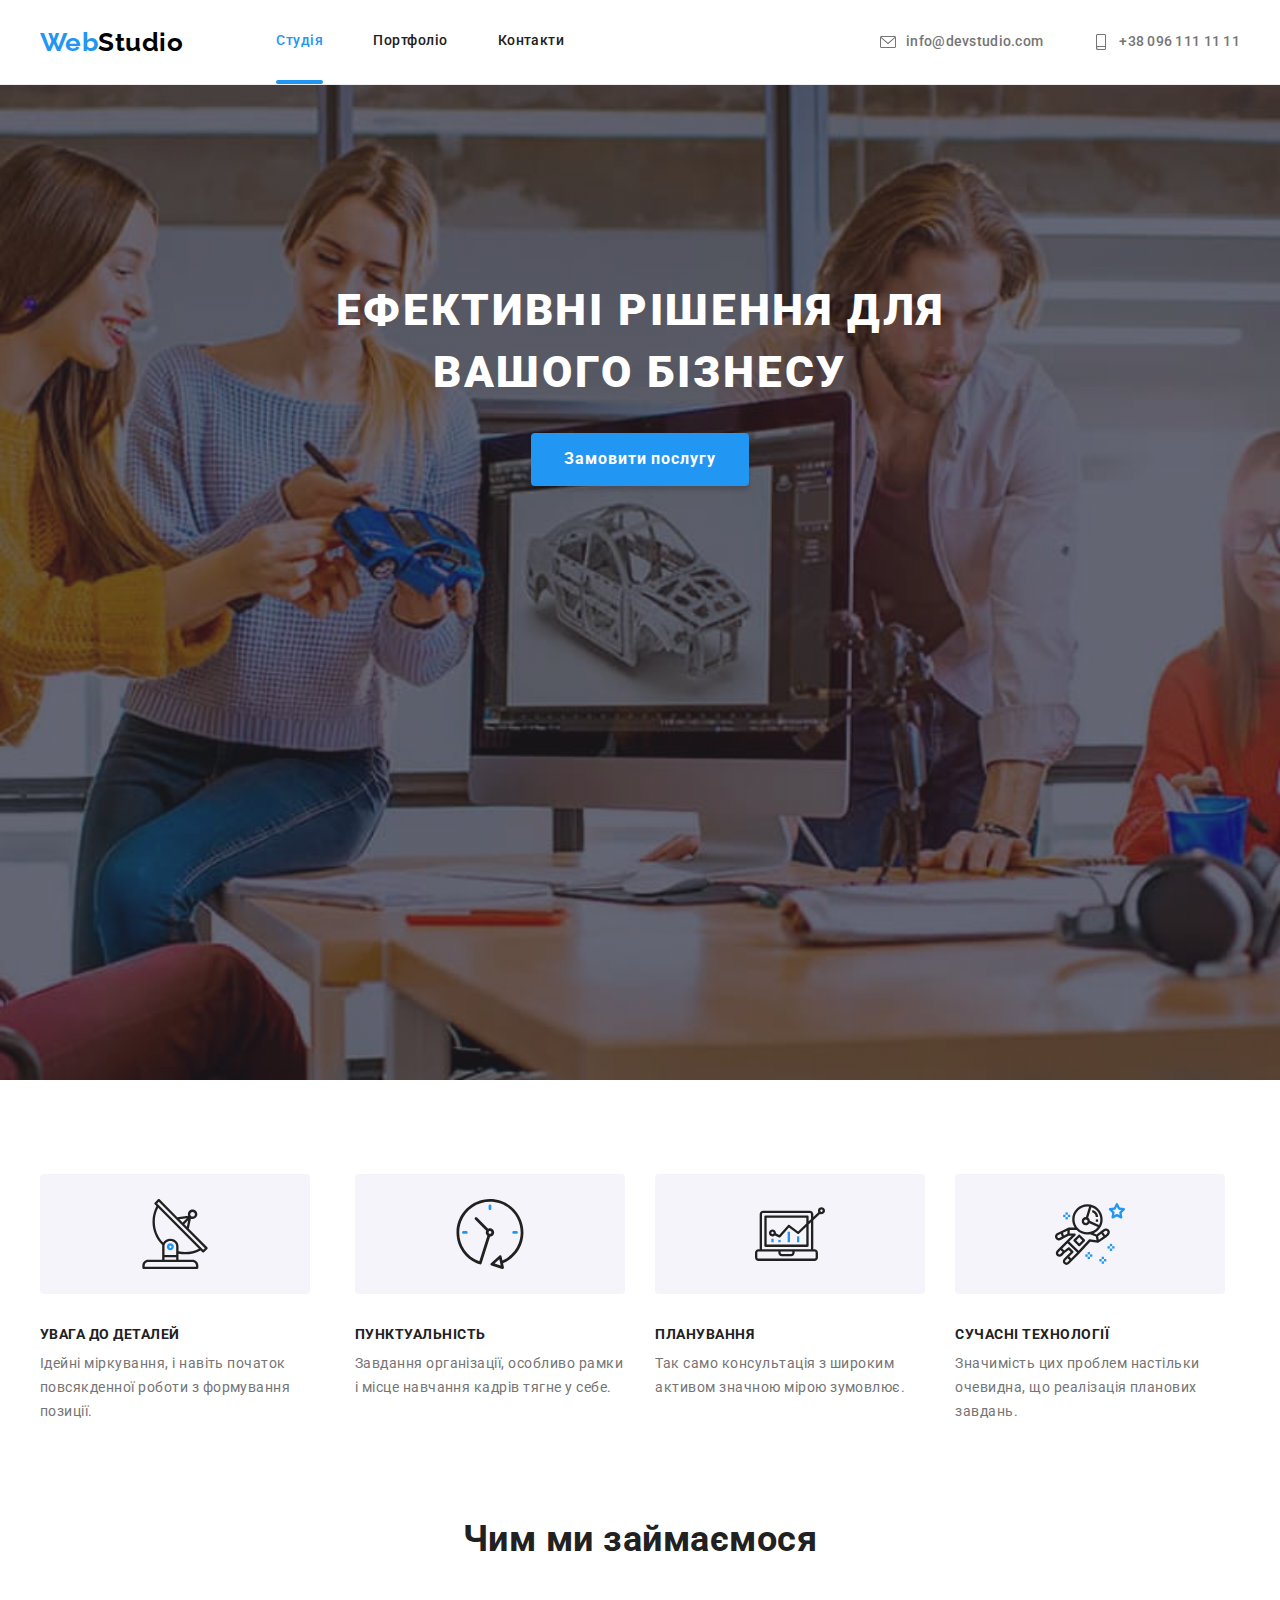
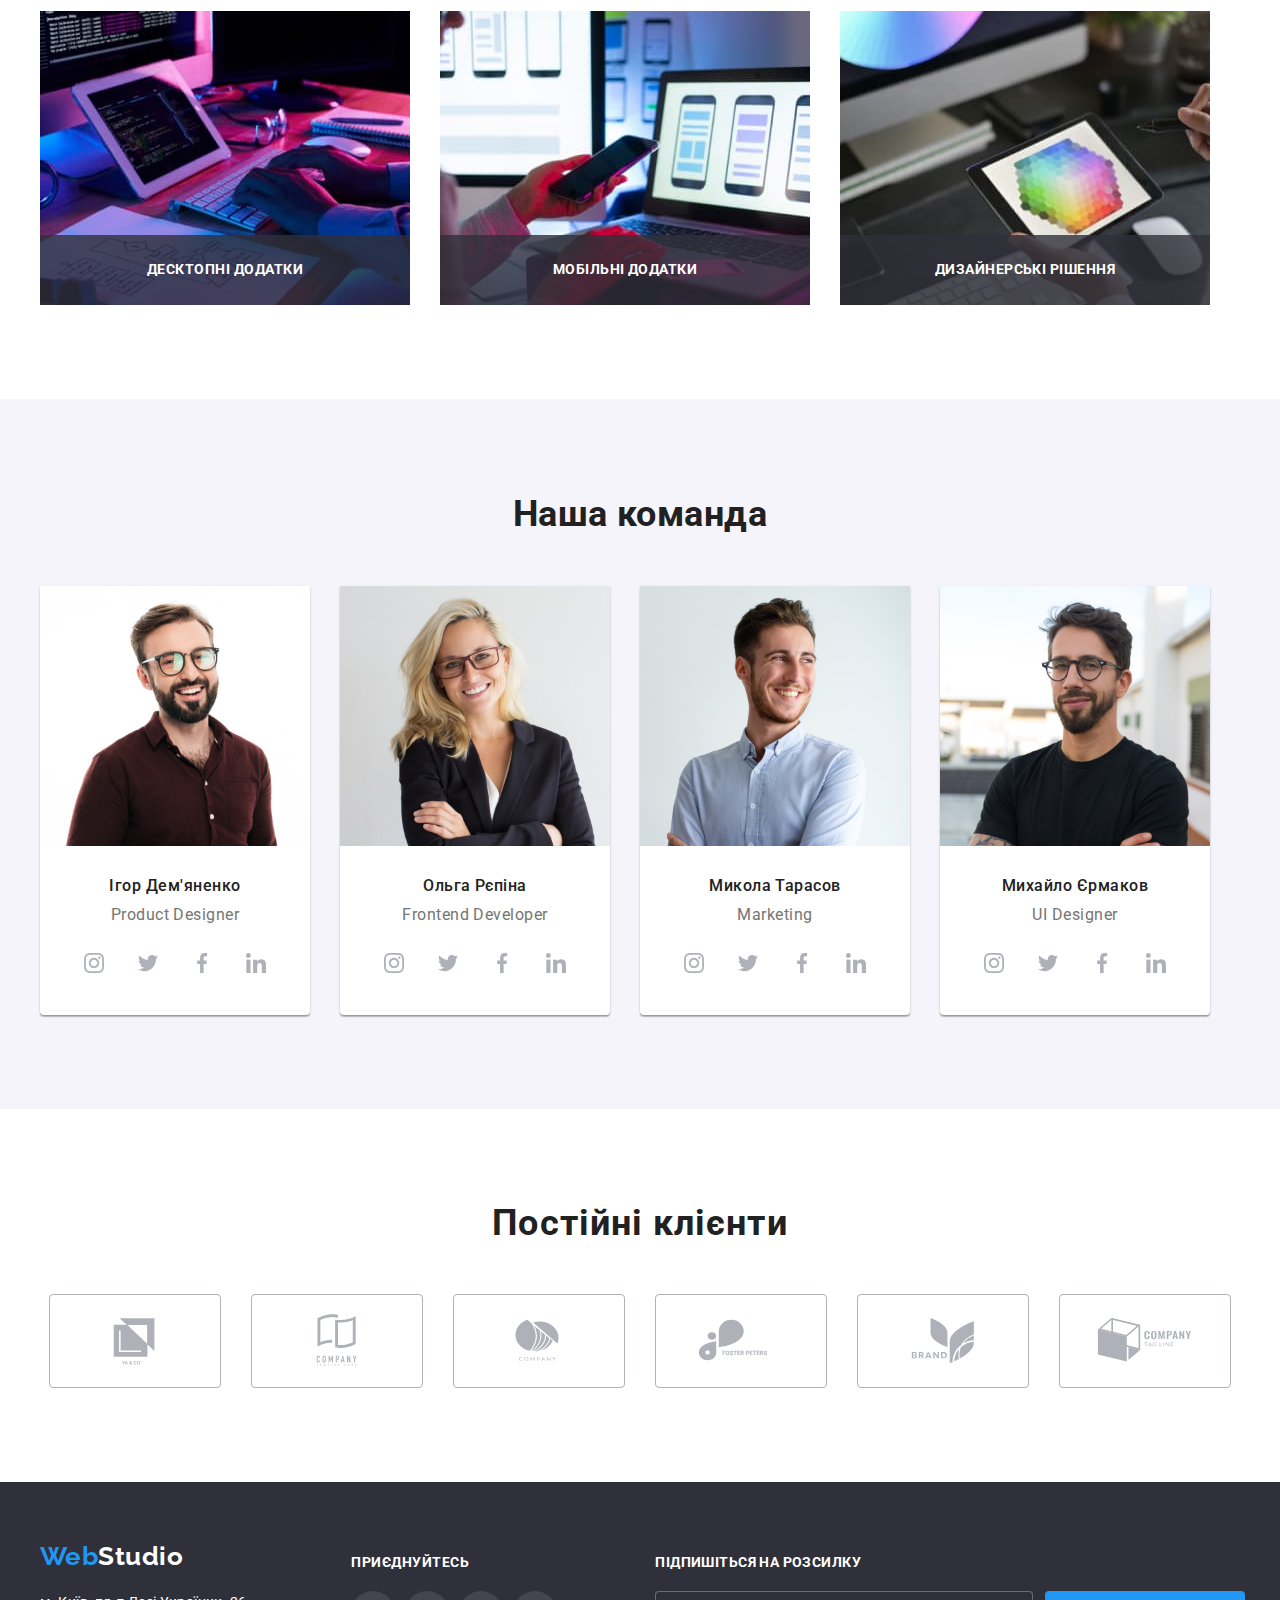
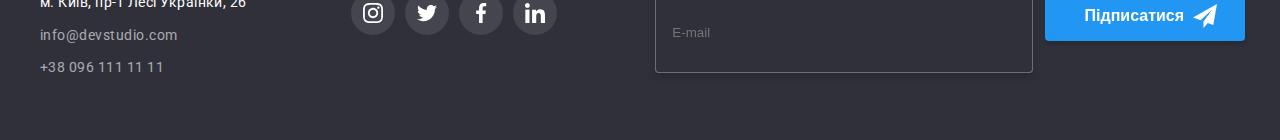
<file: index.html>
<!DOCTYPE html>
<html lang="uk">
  <head>
    <meta charset="UTF-8" />
    <meta http-equiv="X-UA-Compatible" content="IE=edge" />
    <meta name="viewport" content="width=device-width, initial-scale=1.0" />
    <title>Студія</title>
    <link
      href="https://fonts.googleapis.com/css2?family=Raleway:wght@700&family=Roboto:wght@400;500;700;900&display=swap"
      rel="stylesheet"
    />
    <link
      rel="stylesheet"
      href="https://cdnjs.cloudflare.com/ajax/libs/modern-normalize/1.1.0/modern-normalize.min.css"
      integrity="sha512-wpPYUAdjBVSE4KJnH1VR1HeZfpl1ub8YT/NKx4PuQ5NmX2tKuGu6U/JRp5y+Y8XG2tV+wKQpNHVUX03MfMFn9Q=="
      crossorigin="anonymous"
      referrerpolicy="no-referrer"
    />
    <link rel="stylesheet" href="./css/common.css" />
    <link rel="stylesheet" href="./css/main.css" />
  </head>

  <body>
    <!----------------------------шапка---------------------------->
    <header class="page-header">
      <div class="container main-nav">
        <nav class="logo-nav">
          <a href="./index.html" class="logo"><span class="logo-accent">Web</span>Studio</a>
          <ul class="list list-nav">
            <li class="li-nav"><a class="link-nav current" href="./index.html">Студія</a></li>
            <li class="li-nav"><a class="link-nav" href="./portfolio.html">Портфоліо</a></li>
            <li class="li-nav"><a class="link-nav" href="#">Контакти</a></li>
          </ul>
        </nav>
        <ul class="list list-contact">
          <li class="link-item">
            <a class="link-contact" href="mailto:info@devstudio.com">
              <svg class="link-contact-icon" width="16" height="12">
                <use href="./images/icon.svg#icon-envelope"></use></svg
              >info@devstudio.com</a
            >
          </li>
          <li class="link-item">
            <a class="link-contact" href="tel:+380961111111">
              <svg class="link-contact-icon" width="10" height="16">
                <use href="./images/icon.svg#icon-smartphone"></use></svg
              >+38 096 111 11 11</a
            >
          </li>
        </ul>
      </div>
    </header>

    <!----------------------------тело---------------------------->
    <main>
      <!----------------------------hero---------------------------->
      <section class="bgchero section">
        <div class="container">
          <h1 class="hero-title">Ефективні рішення для<br />вашого бізнесу</h1>
          <button type="button" class="button-hero" data-modal-open>Замовити послугу</button>
          <div data-modal class="backdrop is-hidden">
            <div class="modal">
              <button class="btn-close" data-modal-close>
                <svg class="icon-close" height="18" width="18">
                  <use href="./images/icon.svg#icon-close-black"></use>
                </svg>
              </button>
              <h2 class="modal-title">Залиште свої дані, ми вам передзвонимо</h2>
              <form action="" class="modal-form js-speaker-form">
                <div class="modal-field">
                  <label class="modal-lable" for="name">Ім'я</label>
                  <div class="modal-input-hover">
                    <svg class="modal-icon" width="12" height="12">
                      <use href="./images/icon.svg#icon-person"></use>
                    </svg>
                    <input class="modal-input" type="text" name="name" id="name" />
                  </div>
                </div>
                <div class="modal-field">
                  <label class="modal-lable" for="tel">Телефон</label>
                  <div class="modal-input-hover">
                    <svg class="modal-icon" width="13" height="13">
                      <use href="./images/icon.svg#icon-phone"></use>
                    </svg>
                    <input class="modal-input" type="tel" name="tel" id="tel" />
                  </div>
                </div>
                <div class="modal-field">
                  <label class="modal-lable" for="e-mail">Пошта</label>
                  <div class="modal-input-hover">
                    <svg class="modal-icon" width="15" height="12">
                      <use href="./images/icon.svg#icon-email"></use>
                    </svg>
                    <input class="modal-input" type="email" name="e-mail" id="e-mail" />
                  </div>
                </div>
                <div class="modal-field">
                  <label class="modal-lable" for="comment">Коментар</label>
                  <textarea
                    class="comment"
                    placeholder="Введіть текст"
                    name="comment"
                    id="comment"
                    cols="30"
                    rows="10"
                  ></textarea>
                </div>

                <label class="agreement-lable"
                  ><input
                    class="agreement-input"
                    type="checkbox"
                    name="agreement"
                    value="agreement"
                  /><span class="checkbox-icon"></span
                  ><svg class="check-icon" width="11" height="8">
                    <use href="./images/icon.svg#icon-check"></use></svg
                  >Погоджуюся з розсилкою та приймаю
                  <a class="agreement-link" href="#">Умови договору</a></label
                >

                <button class="modal-btn-send" type="submit">Відправити</button>
              </form>
            </div>
          </div>
        </div>
      </section>

      <!----------------------------преимущества---------------------------->
      <section class="section">
        <div class="container">
          <h2 class="visually-hidden">features</h2>
          <ul class="list feature-list">
            <li class="feature-item antenna">
              <div class="feature-container">
                <svg class="icon-feature" width="70" height="70">
                  <use href="./images/icon.svg#icon-antenna"></use>
                </svg>
              </div>
              <h3 class="title-feature">УВАГА ДО ДЕТАЛЕЙ</h3>
              <p class="text-feature">
                Ідейні міркування, і навіть початок повсякденної роботи з формування позиції.
              </p>
            </li>
            <li class="feature-item clock">
              <div class="feature-container">
                <svg class="icon-feature" width="70" height="70">
                  <use href="./images/icon.svg#icon-clock"></use>
                </svg>
              </div>
              <h3 class="title-feature">ПУНКТУАЛЬНІСТЬ</h3>
              <p class="text-feature">
                Завдання організації, особливо рамки і місце навчання кадрів тягне у себе.
              </p>
            </li>
            <li class="feature-item diagram">
              <div class="feature-container">
                <svg class="icon-feature" width="70" height="70">
                  <use href="./images/icon.svg#icon-diagram"></use>
                </svg>
              </div>
              <h3 class="title-feature">ПЛАНУВАННЯ</h3>
              <p class="text-feature">
                Так само консультація з широким активом значною мірою зумовлює.
              </p>
            </li>
            <li class="feature-item astronaut">
              <div class="feature-container">
                <svg class="icon-feature" width="70" height="70">
                  <use href="./images/icon.svg#icon-astronaut"></use>
                </svg>
              </div>
              <h3 class="title-feature">СУЧАСНІ ТЕХНОЛОГІЇ</h3>
              <p class="text-feature" text-team>
                Значимість цих проблем настільки очевидна, що реалізація планових завдань.
              </p>
            </li>
          </ul>
        </div>
      </section>

      <!----------------------------Чим ми займаємося---------------------------->
      <section class="section reset-p">
        <div class="container">
          <h2 class="title">Чим ми займаємося</h2>
          <ul class="list work-list">
            <li class="work-item">
              <img src="./images/box1.jpg" alt="computer" width="370" />
              <p class="work-list-description list">Десктопні додатки</p>
            </li>
            <li class="work-item">
              <img src="./images/box2.jpg" alt="notebook" width="370" />
              <p class="work-list-description list">Мобільні додатки</p>
            </li>
            <li class="work-item">
              <img src="./images/box3.jpg" alt="tablet" width="370" />
              <p class="work-list-description list">Дизайнерські рішення</p>
            </li>
          </ul>
        </div>
      </section>

      <!----------------------------team---------------------------->
      <section class="bgct section">
        <div class="container">
          <h2 class="title-team">Наша команда</h2>
          <ul class="list list-team">
            <li class="item-team">
              <img src="./images/img1.jpg" alt="igor" width="270" />
              <div class="name-text">
                <h3 class="name">Ігор Дем'яненко</h3>
                <p class="text-team">Product Designer</p>
              </div>
              <ul class="icon list">
                <li>
                  <a class="icon-link" href="instagram.com">
                    <svg class="icon-link-item" width="20" height="20">
                      <use href="./images/icon.svg#icon-instagram"></use>
                    </svg>
                  </a>
                </li>
                <li>
                  <a class="icon-link" href="twitter.com">
                    <svg class="icon-link-item" width="20" height="20">
                      <use href="./images/icon.svg#icon-twitter"></use>
                    </svg>
                  </a>
                </li>
                <li>
                  <a class="icon-link" href="facebook.com">
                    <svg class="icon-link-item" width="20" height="20">
                      <use href="./images/icon.svg#icon-facebook"></use>
                    </svg>
                  </a>
                </li>
                <li>
                  <a class="icon-link" href="linkedin.com">
                    <svg class="icon-link-item" width="20" height="20">
                      <use href="./images/icon.svg#icon-linkedin"></use>
                    </svg>
                  </a>
                </li>
              </ul>
            </li>
            <li class="item-team">
              <img src="./images/img2.jpg" alt="olga" width="270" />
              <div class="name-text">
                <h3 class="name">Ольга Рєпіна</h3>
                <p class="text-team">Frontend Developer</p>
              </div>
              <ul class="icon list">
                <li>
                  <a class="icon-link" href="instagram.com">
                    <svg class="icon-link-item" width="20" height="20">
                      <use href="./images/icon.svg#icon-instagram"></use>
                    </svg>
                  </a>
                </li>
                <li>
                  <a class="icon-link" href="twitter.com">
                    <svg class="icon-link-item" width="20" height="20">
                      <use href="./images/icon.svg#icon-twitter"></use>
                    </svg>
                  </a>
                </li>
                <li>
                  <a class="icon-link" href="facebook.com">
                    <svg class="icon-link-item" width="20" height="20">
                      <use href="./images/icon.svg#icon-facebook"></use>
                    </svg>
                  </a>
                </li>
                <li>
                  <a class="icon-link" href="linkedin.com">
                    <svg class="icon-link-item" width="20" height="20">
                      <use href="./images/icon.svg#icon-linkedin"></use>
                    </svg>
                  </a>
                </li>
              </ul>
            </li>
            <li class="item-team">
              <img src="./images/img3.jpg" alt="mykola" width="270" />
              <div class="name-text">
                <h3 class="name">Микола Тарасов</h3>
                <p class="text-team">Marketing</p>
              </div>
              <ul class="icon list">
                <li>
                  <a class="icon-link" href="instagram.com">
                    <svg class="icon-link-item" width="20" height="20">
                      <use href="./images/icon.svg#icon-instagram"></use>
                    </svg>
                  </a>
                </li>
                <li>
                  <a class="icon-link" href="twitter.com">
                    <svg class="icon-link-item" width="20" height="20">
                      <use href="./images/icon.svg#icon-twitter"></use>
                    </svg>
                  </a>
                </li>
                <li>
                  <a class="icon-link" href="facebook.com">
                    <svg class="icon-link-item" width="20" height="20">
                      <use href="./images/icon.svg#icon-facebook"></use>
                    </svg>
                  </a>
                </li>
                <li>
                  <a class="icon-link" href="linkedin.com">
                    <svg class="icon-link-item" width="20" height="20">
                      <use href="./images/icon.svg#icon-linkedin"></use>
                    </svg>
                  </a>
                </li>
              </ul>
            </li>
            <li class="item-team">
              <img src="./images/img4.jpg" alt="mykhaylo" width="270" />
              <div class="name-text">
                <h3 class="name">Михайло Єрмаков</h3>
                <p class="text-team">UI Designer</p>
              </div>
              <ul class="icon list">
                <li>
                  <a class="icon-link" href="instagram.com">
                    <svg class="icon-link-item" width="20" height="20">
                      <use href="./images/icon.svg#icon-instagram"></use>
                    </svg>
                  </a>
                </li>
                <li>
                  <a class="icon-link" href="twitter.com">
                    <svg class="icon-link-item" width="20" height="20">
                      <use href="./images/icon.svg#icon-twitter"></use>
                    </svg>
                  </a>
                </li>
                <li>
                  <a class="icon-link" href="facebook.com">
                    <svg class="icon-link-item" width="20" height="20">
                      <use href="./images/icon.svg#icon-facebook"></use>
                    </svg>
                  </a>
                </li>
                <li>
                  <a class="icon-link" href="linkedin.com">
                    <svg class="icon-link-item" width="20" height="20">
                      <use href="./images/icon.svg#icon-linkedin"></use>
                    </svg>
                  </a>
                </li>
              </ul>
            </li>
          </ul>
        </div>
      </section>
    </main>

    <!----------------------------Постійні клієнти---------------------------->
    <section class="section">
      <div class="container">
        <h2 class="clients-title">Постійні клієнти</h2>
        <ul class="list clients">
          <li>
            <a class="clients-link" href="#"
              ><svg class="clients-icon" width="106" height="60">
                <use href="./images/icon.svg#icon-logo1"></use></svg
            ></a>
          </li>
          <li>
            <a class="clients-link" href="#"
              ><svg class="clients-icon" width="106" height="60">
                <use href="./images/icon.svg#icon-logo2"></use></svg
            ></a>
          </li>
          <li>
            <a class="clients-link" href="#"
              ><svg class="clients-icon" width="106" height="60">
                <use href="./images/icon.svg#icon-logo3"></use></svg
            ></a>
          </li>
          <li>
            <a class="clients-link" href="#"
              ><svg class="clients-icon" width="106" height="60">
                <use href="./images/icon.svg#icon-logo4"></use></svg
            ></a>
          </li>
          <li>
            <a class="clients-link" href="#"
              ><svg class="clients-icon" width="106" height="60">
                <use href="./images/icon.svg#icon-logo5"></use></svg
            ></a>
          </li>
          <li>
            <a class="clients-link" href="#"
              ><svg class="clients-icon" width="106" height="60">
                <use href="./images/icon.svg#icon-logo6"></use></svg
            ></a>
          </li>
        </ul>
      </div>
    </section>

    <!----------------------------подвал---------------------------->
    <footer class="footer-background">
      <div class="container social-container">
        <div class="logo-footer">
          <a href="./index.html" class="logo"
            ><span class="logo-accent">Web</span><span class="night-theme">Studio</span></a
          >
          <address class="requisites">
            <ul class="list">
              <li class="item-adress">
                <a class="location" href="https://goo.gl/maps/jPJiBeTTR2mSv5Se9"
                  >м. Київ, пр-т Лесі Українки, 26</a
                >
              </li>
              <li class="item-adress">
                <a class="contact" href="mailto:info@devstudio.com">info@devstudio.com</a>
              </li>
              <li class="item-adress">
                <a class="contact" href="tel:+380961111111">+38 096 111 11 11</a>
              </li>
            </ul>
          </address>
        </div>
        <div class="social">
          <span class="social-title">приєднуйтесь</span>
          <ul class="list social-list">
            <li>
              <a class="social-link" href="instagram.com">
                <svg class="social-item" width="20" height="20">
                  <use href="./images/icon.svg#icon-instagram"></use>
                </svg>
              </a>
            </li>
            <li>
              <a class="social-link" href="twitter.com">
                <svg class="social-item" width="20" height="20">
                  <use href="./images/icon.svg#icon-twitter"></use>
                </svg>
              </a>
            </li>
            <li>
              <a class="social-link" href="facebook.com">
                <svg class="social-item" width="20" height="20">
                  <use href="./images/icon.svg#icon-facebook"></use>
                </svg>
              </a>
            </li>
            <li>
              <a class="social-link" href="linkedin.com">
                <svg class="social-item" width="20" height="20">
                  <use href="./images/icon.svg#icon-linkedin"></use>
                </svg>
              </a>
            </li>
          </ul>
        </div>
        <form class="mailing" action="" class="js-speaker-form">
          <label class="mailing-lable" for="footer-email">Підпишіться на розсилку</label>
          <div class="mailing-input-btn">
            <input
              class="mailing-input"
              type="text"
              name="footer-email"
              id="footer-email"
              placeholder="E-mail"
            />
            <button class="mailing-btn" type="submit">
              Підписатися<svg class="mailing-icon" width="24" height="24">
                <use href="./images/icon.svg#icon-send"></use>
              </svg>
            </button>
          </div>
        </form>
      </div>
    </footer>
    <script src="./js/modal.js"></script>
  </body>
</html>
</file>
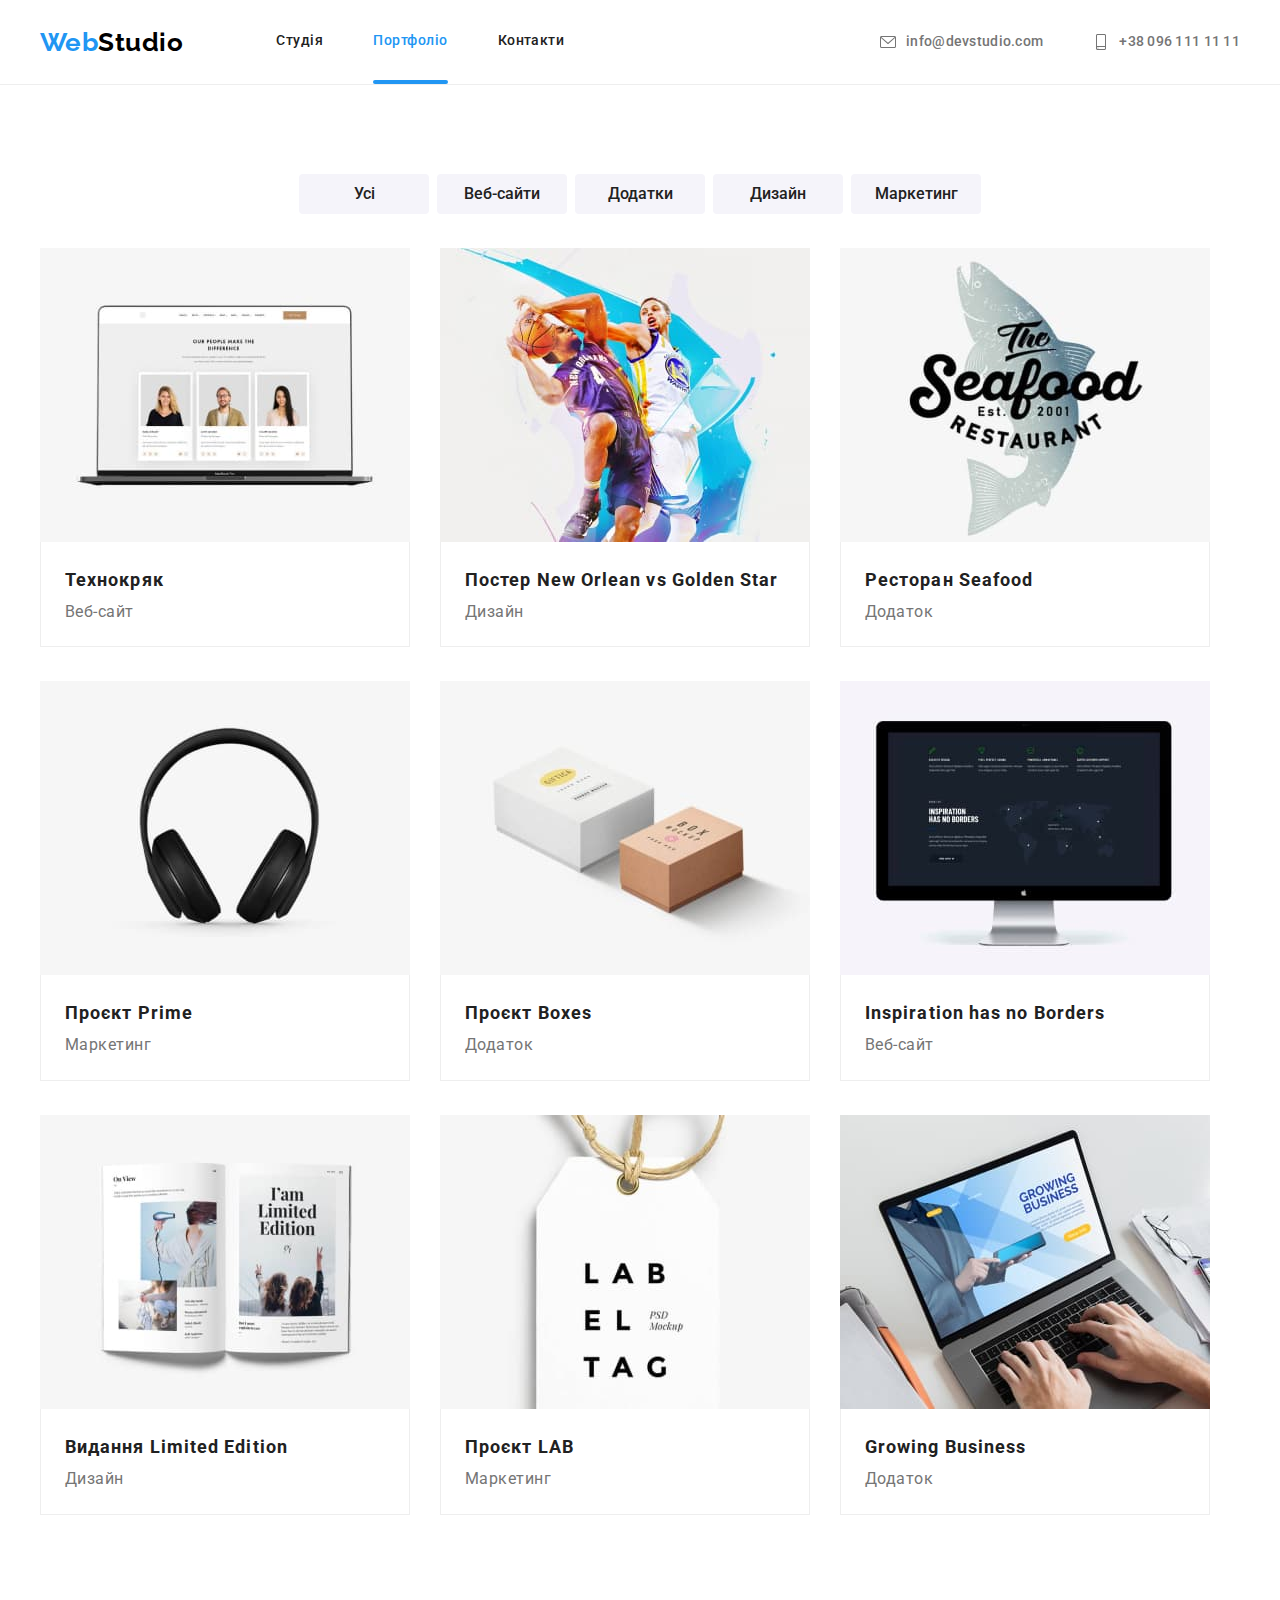
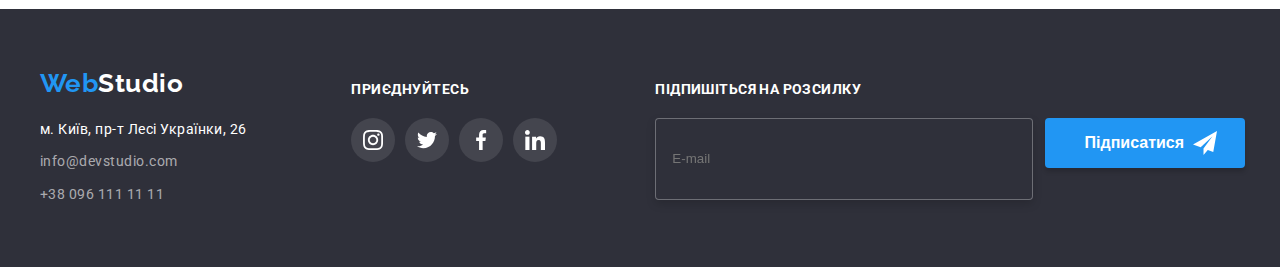
<file: portfolio.html>
<!DOCTYPE html>
<html lang="uk">
  <head>
    <meta charset="UTF-8" />
    <meta http-equiv="X-UA-Compatible" content="IE=edge" />
    <meta name="viewport" content="width=device-width, initial-scale=1.0" />
    <title>Портфоліо</title>
    <link
      href="https://fonts.googleapis.com/css2?family=Raleway:wght@700&family=Roboto:wght@400;500;700;900&display=swap"
      rel="stylesheet"
    />
    <link
      rel="stylesheet"
      href="https://cdnjs.cloudflare.com/ajax/libs/modern-normalize/1.1.0/modern-normalize.min.css"
      integrity="sha512-wpPYUAdjBVSE4KJnH1VR1HeZfpl1ub8YT/NKx4PuQ5NmX2tKuGu6U/JRp5y+Y8XG2tV+wKQpNHVUX03MfMFn9Q=="
      crossorigin="anonymous"
      referrerpolicy="no-referrer"
    />
    <link rel="stylesheet" href="./css/common.css" />
    <link rel="stylesheet" href="./css/portfolio.css" />
  </head>

  <body>
    <!----------------------------шапка---------------------------->
    <header class="page-header">
      <div class="container main-nav">
        <nav class="logo-nav">
          <a href="./index.html" class="logo"><span class="logo-accent">Web</span>Studio</a>
          <ul class="list list-nav">
            <li class="li-nav"><a class="link-nav" href="./index.html">Студія</a></li>
            <li class="li-nav">
              <a class="link-nav current" href="./portfolio.html">Портфоліо</a>
            </li>
            <li class="li-nav"><a class="link-nav" href="#">Контакти</a></li>
          </ul>
        </nav>
        <ul class="list list-contact">
          <li class="link-item">
            <a class="link-contact" href="mailto:info@devstudio.com">
              <svg class="link-contact-icon" width="16" height="12">
                <use href="./images/icon.svg#icon-envelope"></use></svg
              >info@devstudio.com</a
            >
          </li>
          <li class="link-item">
            <a class="link-contact" href="tel:+380961111111">
              <svg class="link-contact-icon" width="10" height="16">
                <use href="./images/icon.svg#icon-smartphone"></use></svg
              >+38 096 111 11 11</a
            >
          </li>
        </ul>
      </div>
    </header>

    <!-----------------------------portfolio----------------------------->
    <main>
      <!-----------------------------filter----------------------------->
      <section class="section">
        <div class="container">
          <h1 class="visually-hidden">filter</h1>
          <ul class="list list-filter">
            <li class="item-filter">
              <button class="filter reset-filter" type="button">Усі</button>
            </li>
            <li class="item-filter"><button class="filter" type="button">Веб-сайти</button></li>
            <li class="item-filter"><button class="filter" type="button">Додатки</button></li>
            <li class="item-filter"><button class="filter" type="button">Дизайн</button></li>
            <li class="item-filter"><button class="filter" type="button">Маркетинг</button></li>
          </ul>
        </div>
      </section>

      <!-----------------------------work----------------------------->
      <section class="section">
        <div class="container">
          <h2 class="visually-hidden">work</h2>
          <ul class="list work-list">
            <li class="item">
              <a class="link work-list-link" href="#">
                <div class="work-examples-wrapper">
                  <img src="./images/techkryak.jpg" alt="notebook" width="370" />
                  <p class="work-list-description list">
                    Ресурс пропонує комплексні пропозиції з різним рівнем функціоналу та сервісів.
                    Все це дозволить відвідувачу отримати вичерпні відомості про компанію чи
                    приватну особу.
                  </p>
                </div>
                <div class="border-item">
                  <h3 class="title">Технокряк</h3>
                  <p class="text">Веб-сайт</p>
                </div>
              </a>
            </li>
            <li class="item">
              <a class="link work-list-link" href="#">
                <div class="work-examples-wrapper">
                  <img src="./images/new-orlean.jpg" alt="nba" width="370" />
                  <p class="work-list-description list">
                    Ресурс пропонує комплексні пропозиції з різним рівнем функціоналу та сервісів.
                    Все це дозволить відвідувачу отримати вичерпні відомості про компанію чи
                    приватну особу.
                  </p>
                </div>
                <div class="border-item">
                  <h3 class="title">Постер New Orlean vs Golden Star</h3>
                  <p class="text">Дизайн</p>
                </div>
              </a>
            </li>
            <li class="item">
              <a class="link work-list-link" href="#">
                <div class="work-examples-wrapper">
                  <img src="./images/seafood.jpg" alt="fish" width="370" />
                  <p class="work-list-description list">
                    Ресурс пропонує комплексні пропозиції з різним рівнем функціоналу та сервісів.
                    Все це дозволить відвідувачу отримати вичерпні відомості про компанію чи
                    приватну особу.
                  </p>
                </div>
                <div class="border-item">
                  <h3 class="title">Ресторан Seafood</h3>
                  <p class="text">Додаток</p>
                </div>
              </a>
            </li>
            <li class="item">
              <a class="link work-list-link" href="#">
                <div class="work-examples-wrapper">
                  <img src="./images/prime.jpg" alt="headphones" width="370" />
                  <p class="work-list-description list">
                    Ресурс пропонує комплексні пропозиції з різним рівнем функціоналу та сервісів.
                    Все це дозволить відвідувачу отримати вичерпні відомості про компанію чи
                    приватну особу.
                  </p>
                </div>
                <div class="border-item">
                  <h3 class="title">Проєкт Prime</h3>
                  <p class="text">Маркетинг</p>
                </div>
              </a>
            </li>
            <li class="item">
              <a class="link work-list-link" href="#">
                <div class="work-examples-wrapper">
                  <img src="./images/boxes.jpg" alt="box" width="370" />
                  <p class="work-list-description list">
                    Ресурс пропонує комплексні пропозиції з різним рівнем функціоналу та сервісів.
                    Все це дозволить відвідувачу отримати вичерпні відомості про компанію чи
                    приватну особу.
                  </p>
                </div>
                <div class="border-item">
                  <h3 class="title">Проєкт Boxes</h3>
                  <p class="text">Додаток</p>
                </div>
              </a>
            </li>
            <li class="item">
              <a class="link work-list-link" href="#">
                <div class="work-examples-wrapper">
                  <img src="./images/inspiration.jpg" alt="monitor" width="370" />
                  <p class="work-list-description list">
                    Ресурс пропонує комплексні пропозиції з різним рівнем функціоналу та сервісів.
                    Все це дозволить відвідувачу отримати вичерпні відомості про компанію чи
                    приватну особу.
                  </p>
                </div>
                <div class="border-item">
                  <h3 class="title">Inspiration has no Borders</h3>
                  <p class="text">Веб-сайт</p>
                </div>
              </a>
            </li>
            <li class="item">
              <a class="link work-list-link" href="#">
                <div class="work-examples-wrapper">
                  <img src="./images/limited.jpg" alt="book" width="370" />
                  <p class="work-list-description list">
                    Ресурс пропонує комплексні пропозиції з різним рівнем функціоналу та сервісів.
                    Все це дозволить відвідувачу отримати вичерпні відомості про компанію чи
                    приватну особу.
                  </p>
                </div>
                <div class="border-item">
                  <h3 class="title">Видання Limited Edition</h3>
                  <p class="text">Дизайн</p>
                </div>
              </a>
            </li>
            <li class="item">
              <a class="link work-list-link" href="#">
                <div class="work-examples-wrapper">
                  <img src="./images/lab.jpg" alt="lable" width="370" />
                  <p class="work-list-description list">
                    Ресурс пропонує комплексні пропозиції з різним рівнем функціоналу та сервісів.
                    Все це дозволить відвідувачу отримати вичерпні відомості про компанію чи
                    приватну особу.
                  </p>
                </div>
                <div class="border-item">
                  <h3 class="title">Проєкт LAB</h3>
                  <p class="text">Маркетинг</p>
                </div>
              </a>
            </li>
            <li class="item">
              <a class="link work-list-link" href="#">
                <div class="work-examples-wrapper">
                  <img src="./images/grow-bis.jpg" alt="laptop" width="370" />
                  <p class="work-list-description list">
                    Ресурс пропонує комплексні пропозиції з різним рівнем функціоналу та сервісів.
                    Все це дозволить відвідувачу отримати вичерпні відомості про компанію чи
                    приватну особу.
                  </p>
                </div>
                <div class="border-item">
                  <h3 class="title">Growing Business</h3>
                  <p class="text">Додаток</p>
                </div>
              </a>
            </li>
          </ul>
        </div>
      </section>
    </main>

    <!----------------------------подвал---------------------------->
      <footer class="footer-background">
      <div class="container social-container">
        <div class="logo-footer">
          <a href="./index.html" class="logo"
            ><span class="logo-accent">Web</span><span class="night-theme">Studio</span></a
          >
          <address class="requisites">
            <ul class="list">
              <li class="item-adress">
                <a class="location" href="https://goo.gl/maps/jPJiBeTTR2mSv5Se9"
                  >м. Київ, пр-т Лесі Українки, 26</a
                >
              </li>
              <li class="item-adress">
                <a class="contact" href="mailto:info@devstudio.com">info@devstudio.com</a>
              </li>
              <li class="item-adress">
                <a class="contact" href="tel:+380961111111">+38 096 111 11 11</a>
              </li>
            </ul>
          </address>
        </div>
        <div class="social">
          <span class="social-title">приєднуйтесь</span>
          <ul class="list social-list">
            <li>
              <a class="social-link" href="instagram.com">
                <svg class="social-item" width="20" height="20">
                  <use href="./images/icon.svg#icon-instagram"></use>
                </svg>
              </a>
            </li>
            <li>
              <a class="social-link" href="twitter.com">
                <svg class="social-item" width="20" height="20">
                  <use href="./images/icon.svg#icon-twitter"></use>
                </svg>
              </a>
            </li>
            <li>
              <a class="social-link" href="facebook.com">
                <svg class="social-item" width="20" height="20">
                  <use href="./images/icon.svg#icon-facebook"></use>
                </svg>
              </a>
            </li>
            <li>
              <a class="social-link" href="linkedin.com">
                <svg class="social-item" width="20" height="20">
                  <use href="./images/icon.svg#icon-linkedin"></use>
                </svg>
              </a>
            </li>
          </ul>
        </div>
        <form class="mailing" action="" class="js-speaker-form">
          <label class="mailing-lable" for="e-mail">Підпишіться на розсилку</label>
          <div class="mailing-input-btn">
            <input class="mailing-input" type="text" name="e-mail" id="e-mail" placeholder="E-mail" />
            <button class="mailing-btn" type="submit">
              Підписатися<svg class="mailing-icon" width="24" height="24">
                <use href="./images/icon.svg#icon-send"></use>
              </svg>
            </button>
          </div>
        </form>
      </div>
    </footer>
    <script src="./js/modal.js"></script>
  </body>
</html>
</file>
<file: css/common.css>
:root {
    --primary-text-color: rgba(33, 33, 33, 1);
    --secondary-text-color: rgba(117, 117, 117, 1);
    --white-text-color: rgba(255, 255, 255, 1);
    --primary-logo-color: rgba(0, 0, 0, 1);
    --secondary-logo-color: rgba(33, 150, 243, 1);
    --head-bg-color: rgba(255, 255, 255, 1);
    --main-bg-color: #F5F5F5;
}

/* primary text color rgba(33, 33, 33, 1) */
/* secondary text color rgba(117, 117, 117, 1) */
/* color text logo rgba(0, 0, 0, 1) rgba(33, 150, 243, 1) */
/* white text rgba(255, 255, 255, 1) */
/* head bg rgba(255, 255, 255, 1) */
/* hero bg rgba(47, 48, 58, 1) */
/* main bg #F5F5F5; */
/* secondary main bg rgba(245, 244, 250, 1) */
/* footer bg rgba(47, 48, 58, 1) */

body {
    margin: 0;
    padding-top: 80px;

    background-color: var(--head-bg-color);
    color: var(--primary-text-color);

    font-family: 'roboto';
    letter-spacing: 0.03em;
}

img {
    display: block;
}

textarea {
    resize: none;
}

.container {
    width: 1200px;
    padding-left: 15px;
    padding-right: 15px;
    margin: 0 auto;
    }

/* -------------------------------head------------------------------- */
.page-header {
position: fixed;
    top: 0;
    left: 0;
    width: 100%;
    min-height: 80px;
    background-color: rgba(255, 255, 255, 1);
    border-bottom: 1px solid rgba(238, 238, 238, 1);
    z-index: 10;
}

.main-nav {
    display: flex;
    align-items: center;
}

.logo-nav {
    display: flex;
    align-items: center;
}

.logo {
    color: var(--primary-logo-color);

    font-family: 'raleway';
    font-weight: 700;
    font-size: 26px;
    line-height: 1.1;
    text-decoration: none;

    margin-right: 93px;
}

.logo-accent {
    color: var(--secondary-logo-color)
}

.list {
    list-style: none;
    padding: 0;
    margin: 0;
}

.list-nav {
    display: flex;
}

.li-nav {
    margin-right: 50px;
}

.li-nav:last-child {
    margin-right: 0px;
}

.link-nav {
    color: var(--primary-text-color);
    font-weight: 500;
    font-size: 14px;
    line-height: 16px;
    letter-spacing: 1.1;
    text-decoration: none;

    padding-top: 32px;
    padding-bottom: 32px;
    display: block;

    transition-property: color;
    transition-duration: 250ms;
    transition-timing-function: cubic-bezier(0.4, 0, 0.2, 1);
}

.link-nav:hover,
.link-nav:focus {
    color: var(--secondary-logo-color);
    
}

.list-contact {
    display: flex;
    margin-left: auto;
}

.link-contact {
    color: var(--secondary-text-color);
    font-weight: 500;
    font-size: 14px;
    line-height: 1.1;
    letter-spacing: 0.02em;
    text-decoration: none;
    align-items: center;
    display: flex;

    transition-property: color;
    transition-duration: 250ms;
    transition-timing-function: cubic-bezier(0.4, 0, 0.2, 1);
}

.link-contact:hover,
.link-contact:focus {
    color: var(--secondary-logo-color);
}

.link-item {
    margin-right: 50px;
}

.link-item:last-child {
    margin-right: 0px;
}

.link-contact-icon {
    width: 16px;
    height: 16px;
    margin-right: 10px;
    fill: currentColor;

    transition-property: fill;
    transition-duration: 250ms;
    transition-timing-function: cubic-bezier(0.4, 0, 0.2, 1);
}

.link-contact-icon:focus,
.link-contact-icon:hover {
    fill: var(--secondary-logo-color);
}

.current {
    color: var(--secondary-logo-color);

}

.current::after {
    content: '';

    position: relative;
    top: 32px;
    display: block;
    width: 100%;
    height: 4px;

    background-color: #2196F3;
    border-radius: 2px;

}


/* -------------------------------body------------------------------- */

.visually-hidden {
    position: absolute;
    clip: rect(0 0 0 0);
    width: 1px;
    height: 1px;
    margin: -1px;
    }

/* -------------------------------footer------------------------------- */

.footer-background {
    background-color: rgba(47, 48, 58, 1);
    padding-top: 60px;
    padding-bottom: 60px;
    display: flex;
    align-items: center;}


.night-theme {
    color: white;
}

.requisites {
    margin-top: 20px;
}
.item-adress {
    margin-top: 0px;
    margin-bottom: 9px;
}

.item-adress:last-child {
    margin-bottom: 0px;
}

.location {
    color: var(--white-text-color);
    
    font-size: 14px;
    line-height: 1.7;
    text-decoration: none;
    font-style: normal;
    transition-property: color;
    transition-duration: 250ms;
    transition-timing-function: cubic-bezier(0.4, 0, 0.2, 1);
}

.location:hover,
.location:focus {
    color: var(--secondary-logo-color);
}

.contact {
    color: rgba(255, 255, 255, 0.6);

    font-size: 14px;
    line-height: 1.7;
    text-decoration: none;
    font-style: normal;

    transition-property: color;
    transition-duration: 250ms;
    transition-timing-function: cubic-bezier(0.4, 0, 0.2, 1);
}

.contact:hover,
.contact:focus {
    color: var(--secondary-logo-color);
}
/* -------------------------------------------------------- */

.social-container {
    display: flex;
}

.social {
    margin-left: 70px; 
    margin-top: 10px;
}

.social-title {
    font-weight: 700;
    font-size: 14px;
    line-height: 1.14;
    text-transform: uppercase;
    margin-left: 5px;
    color: var(--white-text-color);
}

.social-list {
    display: flex;
    align-items: center;
    ustify-content: center;
    margin-top: 20px;
    
}

.social-link {
    display: flex;
    width: 44px;
    height: 44px;
    fill: var(--white-text-color);
    background-color: rgba(255, 255, 255, 0.1);
    margin-left: 5px;
    margin-right: 5px;
    margin-top: 0px;
    margin-bottom: 0px;
    
    border-radius: 50%;
    background-position: 50% 50%;
    
    align-items: center;
    justify-content: center;

    transition-property: background-color;
    transition-duration: 250ms;
    transition-timing-function: cubic-bezier(0.4, 0, 0.2, 1);
    
}


.social-link:focus,
.social-link:hover {
    background-color: var(--secondary-logo-color);
}

/* -------------------------------------------------malling------------------------------------------------- */

.mailing {
    display: block;
    margin-top: 10px;
    margin-left: 93px;
}

.mailing-lable {
    font-weight: 700;
    font-size: 14px;
    line-height: 1.14;
    letter-spacing: 0.03em;
    text-transform: uppercase;
    
        color: #FFFFFF;
}

.mailing-input-btn {
    display: flex;
    margin-top: 20px;
    position: relative;
    outline: none;
    
}

.mailing-input {
    width: 358px;
    height: 50px;
    margin-right: 12px;
    padding-left: 16px;
    padding-top: 15px;
    padding-bottom: 15px;

    border: 1px solid rgba(255, 255, 255, 0.3);
    filter: drop-shadow(0px 4px 4px rgba(0, 0, 0, 0.15));
    border-radius: 4px;

    color: var(--white-text-color);
    background-color: #2F303A;
    outline: none;
}

.mailing-input:focus-visible {
    border-color: #2196F3
}

.mailing-btn {
    cursor: pointer;
    background: #2196F3;
    box-shadow: 0px 4px 4px rgba(0, 0, 0, 0.15);
    border-radius: 4px;
    width: 200px;
    height: 50px;
    font-weight: 700;
    font-size: 16px;
    line-height: 1.8; 
    color: #FFFFFF;
    text-align: center;
    padding-right: 28px;
    border: none;
}

.mailing-btn:focus,
.mailing-btn:hover {
    background: #188CE8;
}

.mailing-icon {
    position: absolute;
    width: 24px;
    height: 24px;
    top: 13px;
    right: 28px;
}
</file>
<file: css/main.css>
.section {
    padding-top: 94px;
    padding-bottom: 94px;
}

/* --------------------------------------hero-------------------------------------- */

.hero-title{
    color: var(--white-text-color);

    font-weight: 900;
    font-size: 44px;
    line-height: 1.4;  
    text-align: center;
    letter-spacing: 0.06em;
    text-transform: uppercase;

    margin-bottom: 30px;
    margin-top: 0px;
}

.button-hero {
    color: var(--white-text-color);
    background-color: #2196F3;
        
    font-family: 'Roboto';
    font-weight: 700;
    font-size: 16px;
    line-height: 1.9;
    letter-spacing: 0.06em;
    
    cursor: pointer;
    border-radius: 4px;
    box-shadow: 0px 4px 4px rgba(0, 0, 0, 0.15);
    padding: 10px 32px;
    border: 1px solid transparent;
    transition-property: background-color;
    transition-duration: 250ms;
    transition-timing-function: cubic-bezier(0.4, 0, 0.2, 1);
}

.button-hero:hover {
    background-color: #188CE8;
}

.bgchero {
    background-color: rgba(47, 48, 58, 1);
    background-image: linear-gradient( rgba(47, 48, 58, 0.4),rgba(47, 48, 58, 0.4) ), url(../images/heroimg.jpg);

    height: 600px;
    max-width: 1600px;
    margin-left: auto;
    margin-right: auto;

    background-repeat: no-repeat;
    background-position: center;
    background-size: cover;

    text-align: center;
    padding-top: 200px;
    padding-bottom: 200px;
}

/* --------------------------------------modal--------------------------- */
.backdrop {
    position: fixed;
    top: 0;
    left: 0;

    width: 100%;
    height: 100%;

    background-color: rgba(0, 0, 0, 0.1);

    opacity: 1;
    transition-property: opacity;
    transition-duration: 250ms;
    transition-timing-function: cubic-bezier(0.4, 0, 0.2, 1);
}

.backdrop.is-hidden {
    /* visibility: hidden; */
    opacity: 0;
    pointer-events: none;
    
}

.backdrop.is-hidden .modal {
    transform: scale(0.9);
    
}

.modal {
    position: absolute;
    top: 50%;
    left: 50%;
    translate: -50% -50%;

    min-width: 528px;
    min-height: 581px;

    background: #FFFFFF;
    box-shadow: 0px 1px 3px rgba(0, 0, 0, 0.12), 0px 1px 1px rgba(0, 0, 0, 0.14), 0px 2px 1px rgba(0, 0, 0, 0.2);
    border-radius: 4px;

    align-items: center;
    justify-content: center;

    transform: scale(1);
    

    transition-property: transform;
    transition-duration: 250ms;
    transition-timing-function: cubic-bezier(0.4, 0, 0.2, 1);

}

.btn-close {
    display: flex;
    width: 30px;
    height: 30px;
    
    margin-right: 8px;
    margin-top: 8px;
    margin-left: auto;
    margin-bottom: auto;
    
    border-radius: 50%;
    background: #FFFFFF;
    border: 1px solid rgba(0, 0, 0, 0.1);
    cursor: pointer;

    align-items: center;
    justify-content: center;
    
    transition-property: color;
    transition-duration: 250ms;
    transition-timing-function: cubic-bezier(0.4, 0, 0.2, 1);

}

.btn-close:focus,
.btn-close:hover {
    color: #2196F3;
}

.icon-close {
    fill: currentColor;
}

.modal-title {
    margin-top: 2px;
    margin-bottom: 4px;

    font-weight: 700;
    font-size: 20px;
    line-height: 1.15;
    text-align: center;
    

color: #212121;
}

.modal-form {
    width: 528px;
    margin-left: auto;
    margin-right: auto;
    padding-left: 40px;
    padding-right: 40px;
    
}

.modal-field {
    display: flex;
    flex-direction: column;
    margin-bottom: 10px;
    position: relative;
}

.modal-field:nth-child(4) {
    margin-bottom: 0px;
}

.modal-lable {
    font-weight: 400;
    font-size: 12px;
    line-height: 1.16;
    letter-spacing: 0.01em;
    color: #757575;
    margin: 0;
    padding: 0;
    text-align: start;
}
.modal-input {
    margin: 0;
    padding-top: 12px;
    padding-bottom: 12px;
    padding-left: 42px;

    width: 448px;
    height: 40px;
    border: 1px solid rgba(33, 33, 33, 0.2);
    border-radius: 4px;
    cursor: pointer;
    transition-property: border-color;
    transition-duration: 250ms;
    transition-timing-function: cubic-bezier(0.4, 0, 0.2, 1);
    outline: none;
    
}

.modal-input-hover:focus-within .modal-input {
    border-color: #2196F3;
}

.modal-icon {
    position: absolute;
    width: 18px;
    height: 18px;
    top: 50%;
    left: 14px;
    transition-property: fill;
    transition-duration: 250ms;
    transition-timing-function: cubic-bezier(0.4, 0, 0.2, 1);
}

.modal-input-hover:focus-within .modal-icon {
    fill: #2196F3;
}


.comment {
    margin: 0;
    padding: 12px 16px;
    width: 448px;
    height: 120px;
    border: 1px solid rgba(33, 33, 33, 0.2);
    border-radius: 4px;
    cursor: pointer;
    transition-property: border-color;
    transition-duration: 250ms;
    transition-timing-function: cubic-bezier(0.4, 0, 0.2, 1);
    outline: none;
}

.comment:focus-visible {
    border-color: #2196F3;
}


.agreement-input {
    appearance: none; 
    position: absolute;
    
}


.agreement-lable {
    display: flex;
    align-items: center;
    justify-content: center;
    margin-top: 28px;
    margin-bottom: 0px;
    font-weight: 400;
    font-size: 14px;
    line-height: 1.71;
    color: #757575;
    cursor: pointer;
    position: relative;

}

.checkbox-icon {
    display: inline-block;
    margin-right: 7px;
    width: 16px;
    height: 15px;
    border: 2px solid #212121;
    border-radius: 4px;
    transition-property: border-color, background-color;
    transition-duration: 250ms;
    transition-timing-function: cubic-bezier(0.4, 0, 0.2, 1);
    
    
}

.check-icon {
    position: absolute;
    left: 24px;
}

.agreement-input:checked + .checkbox-icon {
    border-color: #2196F3;
    background-color: #2196F3;
}

.agreement-link {
    letter-spacing: 0.03em;
    text-decoration-line: underline;
    color: #2196F3;
    margin-left: 7px;
}

.modal-btn-send {
    width: 200px;
    height: 50px;
    
    background: #2196F3;
    box-shadow: 0px 4px 4px rgba(0, 0, 0, 0.15);
    border-radius: 4px;
    border: none;
    margin-top: 40px;

    font-weight: 700;
    font-size: 16px;
    line-height: 1.87;
   
    letter-spacing: 0.06em;
    cursor: pointer;
    
    color: #FFFFFF;
    transition-property: background;
    transition-duration: 250ms;
    ransition-timing-function: cubic-bezier(0.4, 0, 0.2, 1);
}

.modal-btn-send:focus,
.modal-btn-send:hover {
   background: #188CE8;
}

/* --------------------------------------features-------------------------------------- */



.title-feature {
    font-weight: 700;
    font-size: 14px;
    line-height: 1.1;

    margin-top: 0px;
    margin-bottom: 10px;
}

.feature-list {
    display: flex;
}


.feature-item {
    display: inline-block;
    margin-right: 30px;
    
}

.feature-item:last-child {
    margin-right: 0px;
}

.feature-container {
    display: flex;
    align-items: center;
    justify-content: center;
    width: 270px;
    height: 120px;
    background: #F5F4FA;
    border-radius: 4px;
    margin-bottom: 33px;
}


.text-feature {
    color: var(--secondary-text-color);

    font-size: 14px;
    line-height: 1.7;
    
    margin-top: 0px;
    margin-bottom: 0px;
}

/* --------------------------------------work-------------------------------------- */

.reset-p {
    padding-top: 0px;
}

.work-list {
    display: flex;
}

.title {
    font-weight: 700;
    font-size: 36px;
    line-height: 1.2;
    
    margin: 0px;
    text-align: center;
}

.work-item {
    padding-top: 50px;
    padding-bottom: 0px;
    margin-right: 30px;

    position: relative;
    z-index: -1;
}

.work-item:last-child {
    margin-right: 0px;
}

.work-item::before {
content: '';
width: 370px;
height: 70px;
background-color: rgba(47, 48, 58, 0.8);
position: absolute;
bottom: 0;

}

.work-list-description {
    font-weight: 700;
    font-size: 14px;
    line-height: 1.14;
    text-transform: uppercase;
    color: #FFFFFF;
    
    position: absolute;
    bottom: 27px;
    left: 50%;
    translate: -50%;
}
/* --------------------------------------team-------------------------------------- */

.title-team {
    font-weight: 700;
    font-size: 36px;
    line-height: 1.2;
    text-align: center;

    margin-bottom: 50px;
    margin-top: 0px;
}

.list-team {
    display: flex;
}

.item-team {
    padding-bottom: 0px;
    margin-right: 30px;

    box-shadow: 
    0px 1px 3px rgba(0, 0, 0, 0.12),    
    0px 1px 1px rgba(0, 0, 0, 0.14), 
    0px 2px 1px rgba(0, 0, 0, 0.2);
    border-radius: 0px 0px 4px 4px;
    background-color: white
}

.item-team:last-child {
    margin-right: 0px;
}

.name-text {
text-align: center;
}

.name {
    font-weight: 500;
    font-size: 16px;
    line-height: 1.2;

    margin-top: 30px;
    margin-bottom: 0px;
}

.text-team {
    color: var(--secondary-text-color);

    font-size: 16px;
    line-height: 1.2;
    
    margin-top: 10px;
    margin-bottom: 0px;
}

.icon {
    display: flex;
    align-items: center;
    justify-content: center;
}

.icon-link  {
    display:flex;
    width: 44px;
    height: 44px;
    color: #AFB1B8;;
    border-radius: 50%;
    margin: 16px 5px 30px 5px;
    background-position: 50% 50%;
    
    align-items: center;
    justify-content: center;

    transition-property: color, background-color;
    transition-duration: 250ms;
    transition-timing-function: cubic-bezier(0.4, 0, 0.2, 1);
}

.icon-link:focus,
.icon-link:hover {
    background-color: var(--secondary-logo-color);
    color: var(--white-text-color);
}

.icon-link-item {
    fill: currentColor;
}


.bgct {
    background-color: rgba(245, 244, 250, 1);
}


   /* ------------------------clients------------------------ */

.clients {
    display: flex;
    align-items: center;
    justify-content: center;
}


.clients-title {
    font-weight: 700;
    font-size: 36px;
    line-height: 1.16;
    text-align: center;
    letter-spacing: 0.03em;
    margin-top: 0px;
    margin-bottom: 50px;
}


.clients-link {
    width: 170px;
    height: 92px;
    margin-right: 15px;
    margin-left: 15px;
    border: 1px solid #AFB1B8;
    border-radius: 4px;

    color: #AFB1B8;
    display: flex;
    align-items: center;
    justify-content: center;
    transition-property: color, border;
    transition-duration: 250ms;
    transition-timing-function: cubic-bezier(0.4, 0, 0.2, 1);

}

.clients-link:focus,
.clients-link:hover {
    border: 1px solid var(--secondary-logo-color);
    color: var(--secondary-logo-color);
    }

.clients-icon {
    fill: currentColor; 
}
</file>
<file: css/portfolio.css>
/* ----------------------------header----------------------------*/

.section {
    padding-top: 94px;
    padding-bottom: 94px;
}

.section:last-child {
    padding-top: 0px;
}

.section:first-child {
    padding-bottom: 0px;
}


/* ----------------------------filter---------------------------- */

.list-filter {
    display: flex;
    justify-content: center;
}

.item-filter {
    margin-right: 8px;
}

.item-filter:last-child {
    margin-right: 0px;
}

.filter {
    color: #212121;
    background-color: rgba(245, 244, 250, 1);

    font-family: 'Roboto';
    font-weight: 500;
    font-size: 16px;
    line-height: 1.6;
        
    cursor: pointer;
        
    border-radius: 4px;
    padding: 6px 22px;
    display: inline-block;
    min-width: 130px;
    border: 1px solid transparent;

    transition-property: color, background-color, border, box-shadow;
    transition-duration: 250ms;
    transition-timing-function: cubic-bezier(0.4, 0, 0.2, 1);
}

.filter:hover,
.filter:focus {
    color: var(--white-text-color);
    background-color: var(--secondary-logo-color);
    box-shadow:
        0px 3px 1px rgba(0, 0, 0, 0.1),
        0px 1px 2px rgba(0, 0, 0, 0.08),
        0px 2px 2px rgba(0, 0, 0, 0.12);
    
}

.reset-filter {
    padding: 6px 25px;
}

/* ---------------------------work--------------------------- */

.work-list {
    display: flex;
    flex-wrap: wrap;
}

.item {
    margin-top: 34px;
    margin-bottom: 0px;
    margin-right: 30px;
    width: 370px;

    transition-property: box-shadow;
    transition-duration: 250ms;
    transition-timing-function: cubic-bezier(0.4, 0, 0.2, 1);
    overflow: hidden;
}


.item:hover {
    box-shadow: 
    0px 1px 1px rgba(0, 0, 0, 0.12),
    0px 4px 4px rgba(0, 0, 0, 0.06),
    1px 4px 6px rgba(0, 0, 0, 0.16);
}

.item:nth-child(3n+3) {
    margin-right: 0px;
}


.work-examples-wrapper {
    position: relative;
    overflow: hidden;
}

.work-list-description {
    position: absolute;
    top: 0;
    left: 0;
    padding-top: 63px;
    padding-right: 24px;
    padding-bottom: 63px;
    padding-left: 24px;
    width: 100%;
    height: 100%;
    background: rgba(33, 150, 243, 0.9);
    font-size: 18px;
    line-height: 1.56;
    color: var(--white-text-color);
    transform: translateY(100%);
    opacity: 0;
    transition: transform 250ms cubic-bezier(0.4, 0, 0.2, 1), opacity 250ms cubic-bezier(0.4, 0, 0.2, 1);
}

.work-list-link:focus .work-list-description,
.work-list-link:hover .work-list-description {
    opacity: 1;
    transform: translateY(0%);

}

.title {
    color: var(--primary-text-color);

    font-weight: 700;
    font-size: 18px;
    line-height: 2;
    letter-spacing: 0.06em;

    margin-top: 0px;
    margin-bottom: 0px;
}


.text {
    color: var(--secondary-text-color);

    font-weight: 400;
    font-size: 16px;
    line-height: 1.8;

    margin-top: 0px;
    margin-bottom: 0px;
}
.link {
    text-decoration: none;
}

.border-item {
    padding-top: 20px;
    padding-bottom: 20px;
    padding-left: 24px;
    padding-right: 24px;
    border-bottom: 1px solid rgba(238, 238, 238, 1);
    border-left: 1px solid rgba(238, 238, 238, 1);
    border-right: 1px solid rgba(238, 238, 238, 1);
}
</file>
